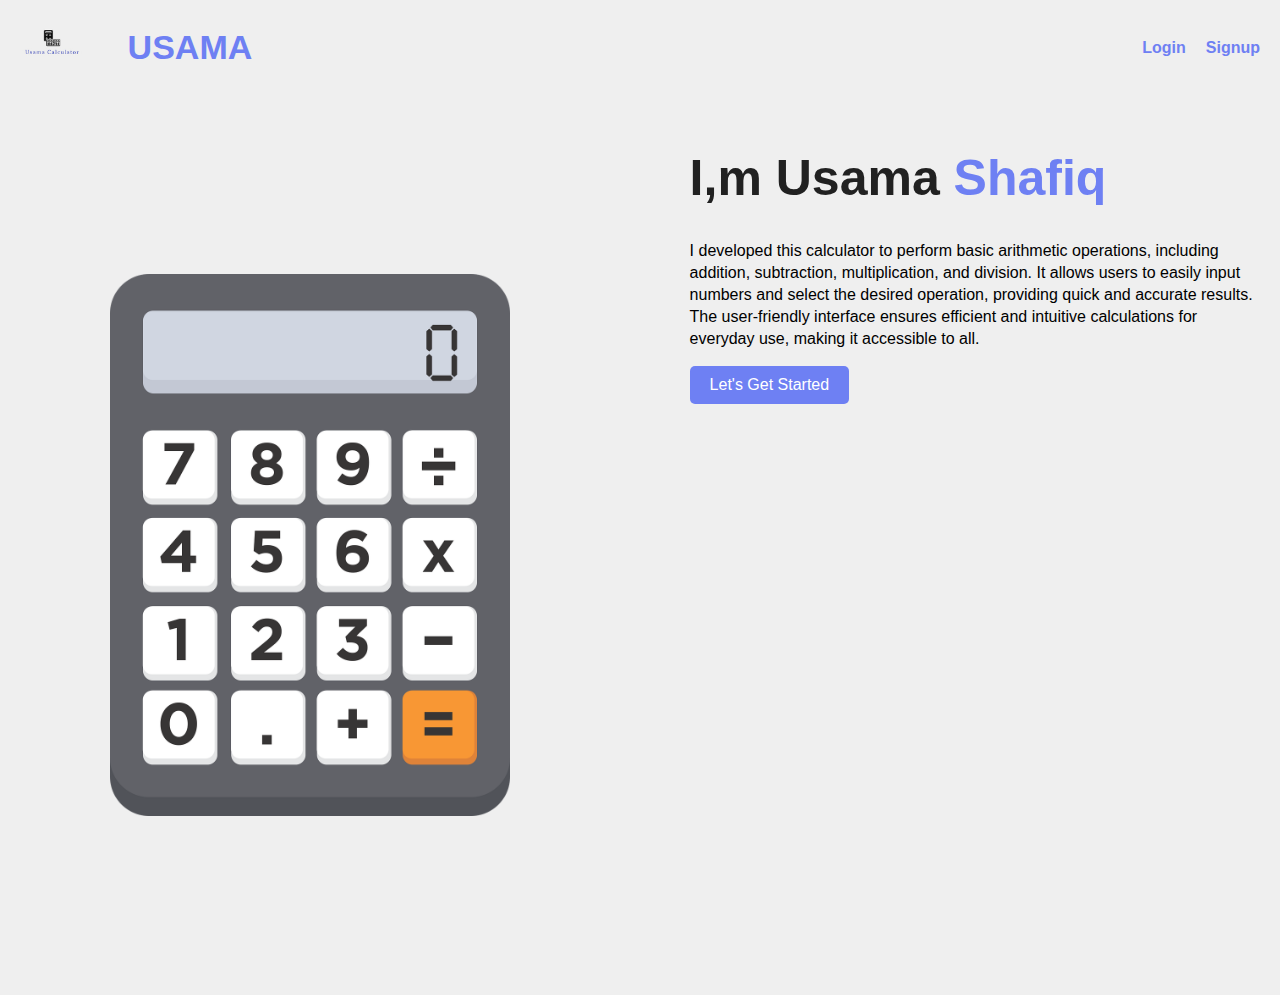
<file: index.html>
<!DOCTYPE html>
<html lang="en">
<head>
    <meta charset="UTF-8">
    <meta name="viewport" content="width=device-width, initial-scale=1.0">
    <title> Calculator</title>
    <link rel="icon" type="image/x-icon" href="/images/calcu.webp">
    <link rel="stylesheet" href="/index.css">
</head>
<body>

    <!-- Navbar -->
    <div class="navbar">
        <!-- Logo Section -->
        <div class="main">
          <div class="image">
            <img src="../images/logo.png" alt="Logo">
          </div>
          <div class="logo mt-5">
            USAMA
          </div>
        </div>

        <!-- Navbar Links (Login and Signup) -->
        <div class="navbar-links">
            <a href="#">Login</a>
            <a href="#">Signup</a>
        </div>
    </div>

     <!-- Container -->
    <div class="container">
        <div class="left-half"> <img src="./images/calcu.webp" width="400px"></div>
        <div class="right-half">
          <div class="detel">
            <h1> I,m Usama <span> Shafiq</span></h1>
            <p> 
              I developed this calculator to perform basic arithmetic operations, including addition, subtraction, multiplication, and division. It allows users to easily input numbers and select the desired operation, providing quick and accurate results. The user-friendly interface ensures efficient and intuitive calculations for everyday use, making it accessible to all.</p>

              <a href="calculator.html"><button class="button">Let's Get Started</button>
              </a>

            <!-- closing of detel -->
        </div>
        </div>
    </div>

</body>
</html>
</file>
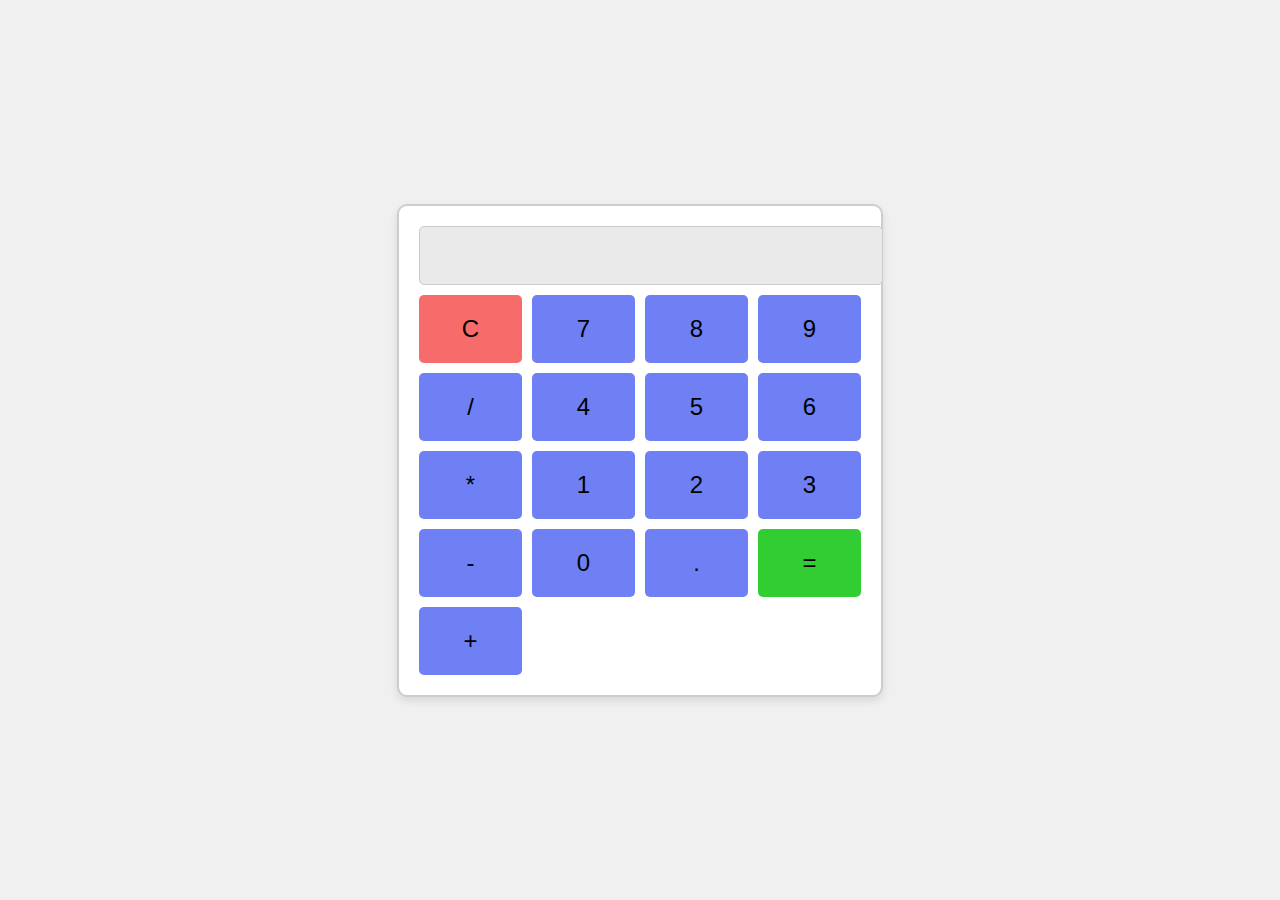
<file: calculator.html>
<!DOCTYPE html>
<html lang="en">
<head>
    <meta charset="UTF-8">
    <meta name="viewport" content="width=device-width, initial-scale=1.0">
    <title>Basic Calculator</title>
    <link rel="stylesheet" href="calculator.css">
</head>
<body>
    <div class="calculator">
        <input type="text" id="display" disabled>
        <div class="buttons">
            <button onclick="clearDisplay()" class="clear">C</button>
            <button onclick="appendCharacter('7')">7</button>
            <button onclick="appendCharacter('8')">8</button>
            <button onclick="appendCharacter('9')">9</button>
            <button onclick="appendCharacter('/')">/</button>
            
            <button onclick="appendCharacter('4')">4</button>
            <button onclick="appendCharacter('5')">5</button>
            <button onclick="appendCharacter('6')">6</button>
            <button onclick="appendCharacter('*')">*</button>
            
            <button onclick="appendCharacter('1')">1</button>
            <button onclick="appendCharacter('2')">2</button>
            <button onclick="appendCharacter('3')">3</button>
            <button onclick="appendCharacter('-')">-</button>
            
            <button onclick="appendCharacter('0')">0</button>
            <button onclick="appendCharacter('.')">.</button>
            <button onclick="calculate()" class="equal">=</button>
            <button onclick="appendCharacter('+')">+</button>
        </div>
    </div>
    <script src="calc.js"></script>
</body>
</html>
</file>
<file: calculator.css>
body {
    display: flex;
    justify-content: center;
    align-items: center;
    height: 100vh;
    background-color: #f0f0f0;
    margin: 0;
    font-family: Arial, sans-serif;
}

.calculator {
    border: 2px solid #ccc;
    border-radius: 10px;
    padding: 20px;
    background-color: #fff;
    box-shadow: 0 4px 8px rgba(0, 0, 0, 0.1);
}

#display {
    width: 100%;
    font-size: 2em;
    padding: 10px;
    margin-bottom: 10px;
    border: 1px solid #ccc;
    border-radius: 5px;
    text-align: right;
    background-color: #eaeaea;
}

.buttons {
    display: grid;
    grid-template-columns: repeat(4, 1fr);
    gap: 10px;
}

button {
    padding: 20px;
    font-size: 1.5em;
    background-color: #6e80f3;
    border: none;
    border-radius: 5px;
    cursor: pointer;
    transition: background-color 0.2s;
}

button:hover {
    background-color:  #6877d5;
}

button.clear {
    background-color: rgb(248, 107, 107);
}

button.clear:hover {
    background-color: #FF6347;
}

button.equal {
    background-color: #32CD32;
}

button.equal:hover {
    background-color: #228B22;
}
</file>
<file: index.css>
/* Reset some default styles */
body {
    margin: 0;
    padding: 0;
    font-family: Arial, sans-serif;
    
}

/* Navbar container */
.navbar {
    display: flex;
    justify-content: space-between; /* Space between logo and nav links */
    align-items: center; /* Vertically center items */
    padding: 10px 20px;
    background-color:#EFEFEF;
    /* color: white; */
}

/* Logo section on the left */
.main {
    display: flex;
    gap: 2vw;
}

.main img {
    width: 5vw;
    border-radius: 50%;
}

.logo {
    color: #6e80f3;
    font-size: 34px;
    font-weight: bold;
    margin: 2vh;
}



/* Navbar links section on the right */
.navbar-links {
    display: flex;
    gap: 20px; /* Space between the links */
}

.navbar-links a {
    color:  #6e80f3;
    text-decoration: none;
    font-size: 16px;
    font-weight: 900;
}



/* Hover effect for the links */
.navbar-links a:hover {
    text-decoration: none;
    color: white;
    
}

/* Responsive Design: For smaller screens */
@media (max-width: 768px) {
    .navbar {
        flex-direction: column; /* Stack logo and links vertically */
        align-items: flex-start; /* Align items to the left */
    }
    .navbar-links {
        width: 100%; /* Make the links take the full width */
        justify-content: space-evenly; /* Spread out the links */
        margin-top: 10px;
    }
    .navbar-links a {
        font-size: 18px; /* Make the links a bit larger on small screens */
        text-align: center; /* Center-align the links */
    }
}


.container {
    display: flex; /* Use flexbox to divide the container */
    height: 100vh; /* Full viewport height */
}

/* Left half section */
.left-half {
    flex: 1; /* Take up 50% of the container */
    background-color: #EFEFEF; /* Light background for visibility */
    display: flex;
    justify-content: center;
    align-items: center;
   
}


/* Right half section */
.right-half {
    flex: 1; /* Take up 50% of the container */
    background-color: #EFEFEF; /* Light background for visibility */
    padding: 20px;
    display: flex;
    justify-content: center;
    font-size: 24px;
}

.detel{
    margin-left: 8%; 

}

.detel h1{
    font-size: 50px;
    color: #212121;

}

span{
    color: #6e80f3;
}

.detel p{
    color:black;
    font-size: 16px;
    line-height: 22px;
}


/* Responsive Design: Stack sections for smaller screens */
@media (max-width: 768px) {
    .container {
        flex-direction: column; /* Stack the sections vertically */
    }
    .left-half, .right-half {
        width: 100%; /* Ensure each section takes full width */
    }
}


.button {
    background-color: #6e80f3;
    color: white;
    border: none;
    padding: 10px 20px;
    font-size: 16px;
    cursor: pointer;
    border-radius: 5px;
    transition: background-color 0.3s ease;
}

.button:hover {
    background-color:  #3247d1;
}

@media (max-width: 600px) {
    .button {
        width: 100%;
        padding: 15px;
        font-size: 18px;
    }
}
</file>
